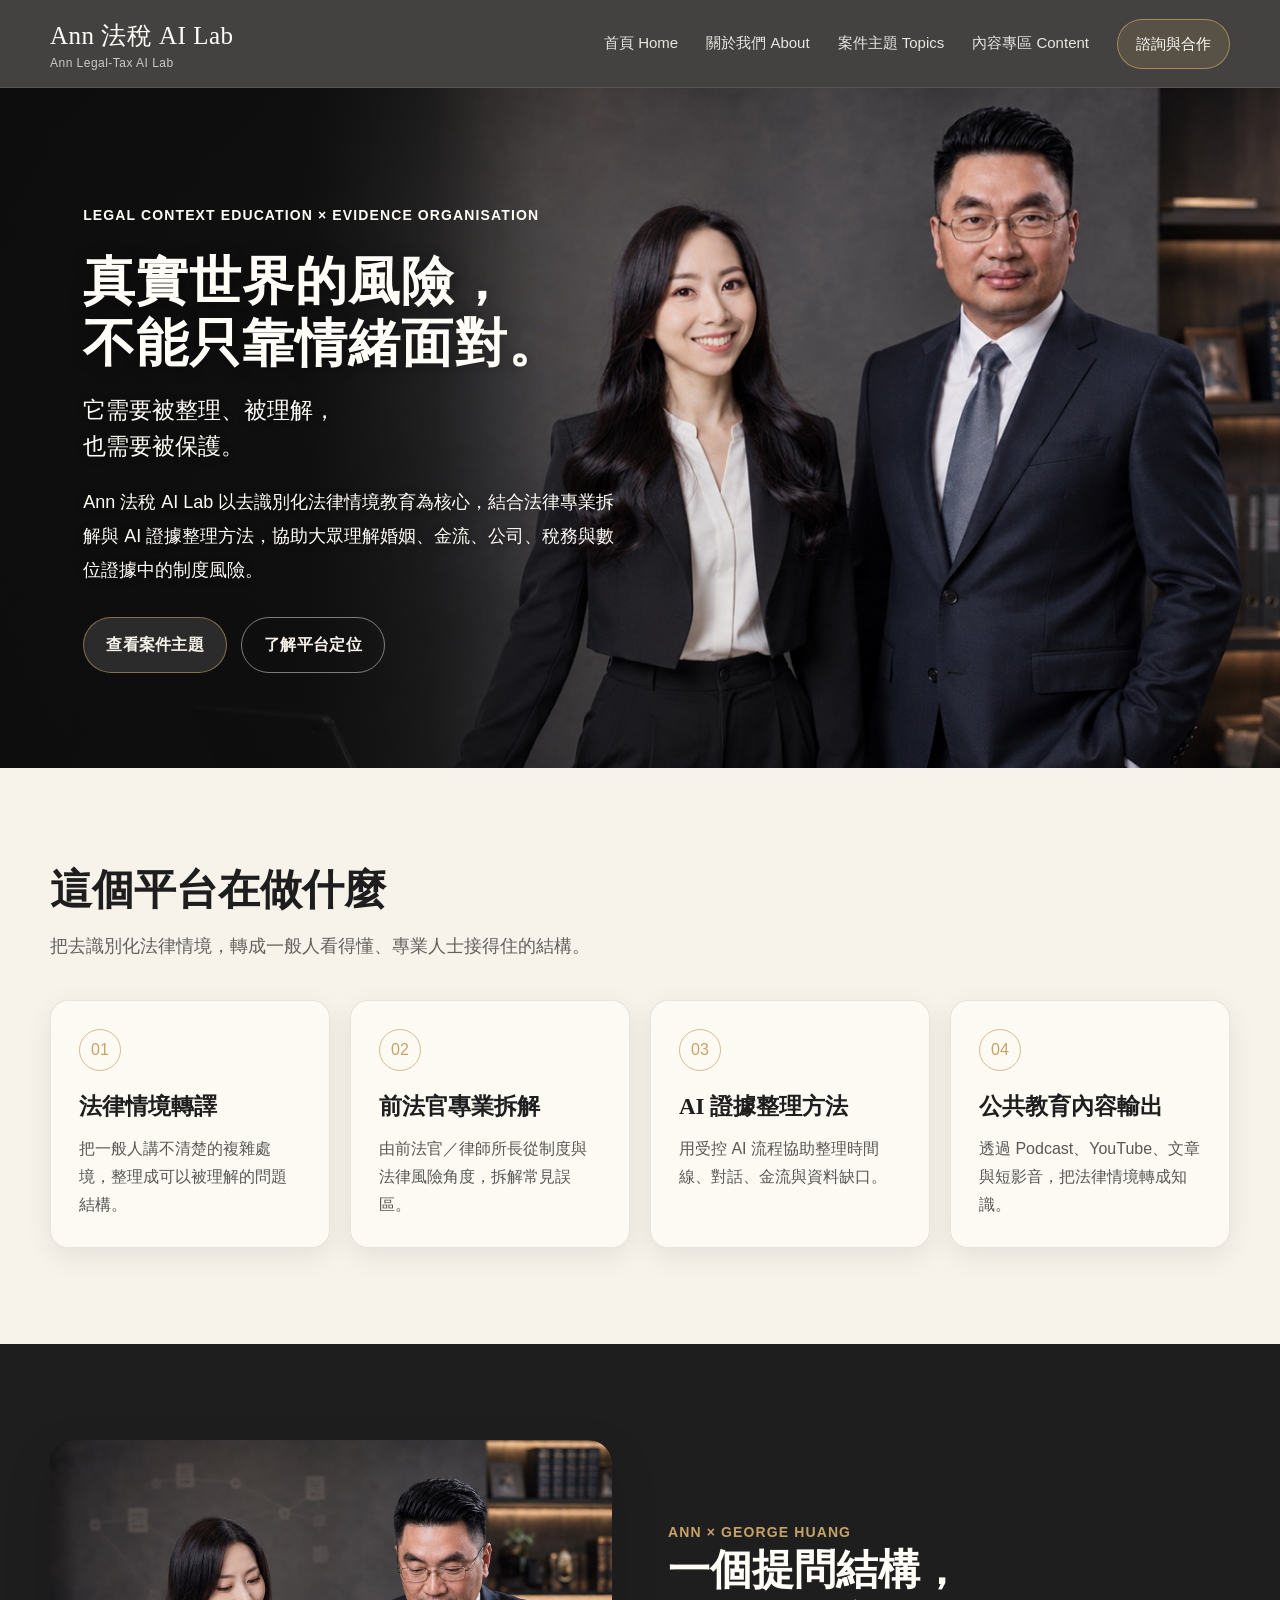
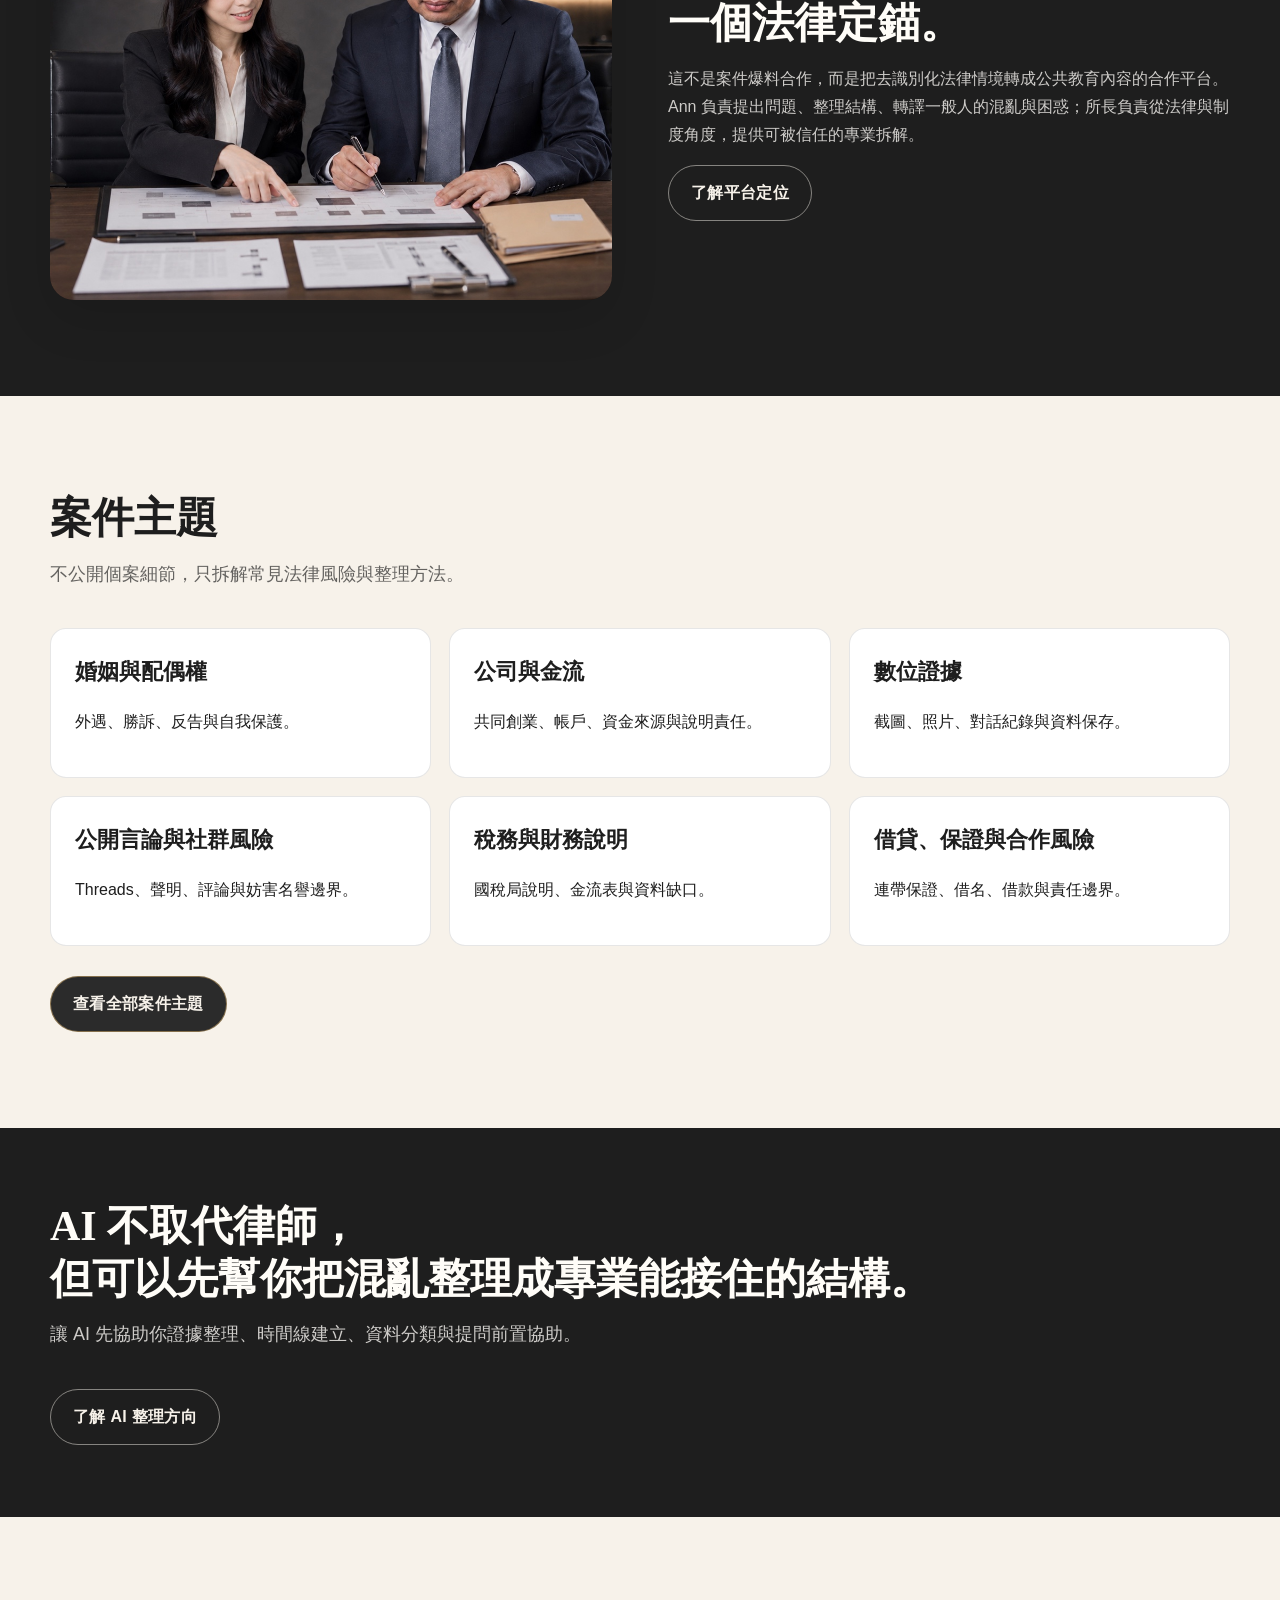
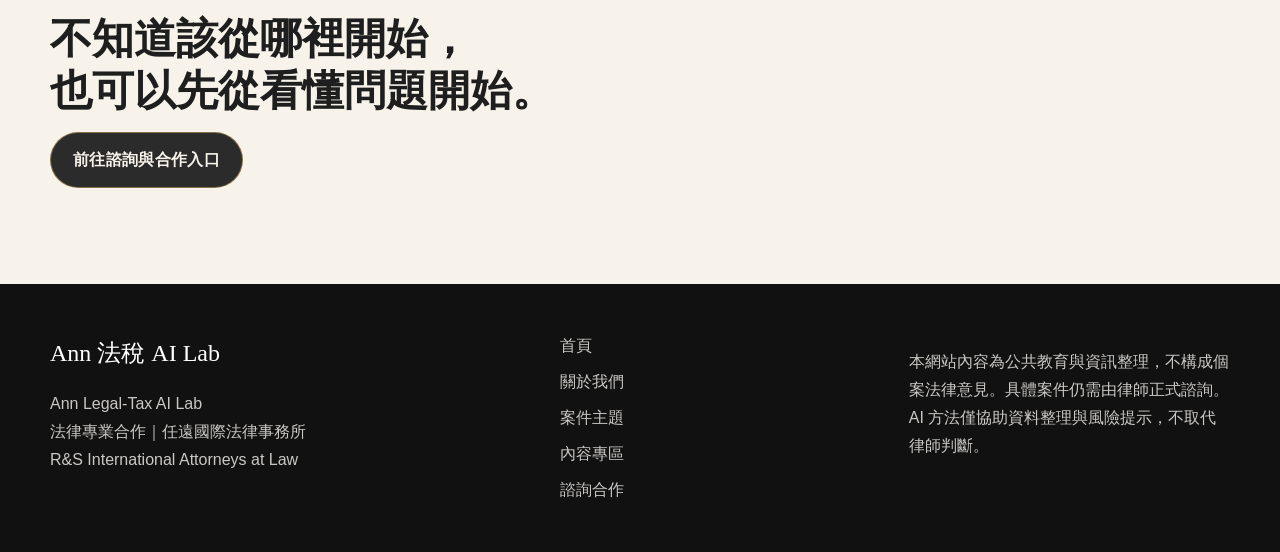
<file: index.html>
<!doctype html><html lang="zh-Hant"><head><meta charset="utf-8"><meta name="viewport" content="width=device-width, initial-scale=1"><title>Ann 法稅 AI Lab｜首頁</title><link rel="stylesheet" href="assets/css/styles.css"></head><body><div class="page"><header class="site-header"><div class="container header-inner"><a class="brand" href="index.html"><div class="brand-title">Ann 法稅 AI Lab</div><div class="brand-sub">Ann Legal-Tax AI Lab</div></a><button class="menu-toggle" aria-label="Open menu">☰</button><nav class="nav"><a href="index.html">首頁 Home</a><a href="about.html">關於我們 About</a><a href="topics.html">案件主題 Topics</a><a href="content.html">內容專區 Content</a><a class="nav-cta" href="contact.html">諮詢與合作</a></nav></div></header><main><section class="hero"><div class="hero-content"><div class="eyebrow">Legal Context Education × Evidence Organisation</div><h1>真實世界的風險，<br>不能只靠情緒面對。</h1><div class="lead">它需要被整理、被理解，<br>也需要被保護。</div><p>Ann 法稅 AI Lab 以去識別化法律情境教育為核心，結合法律專業拆解與 AI 證據整理方法，協助大眾理解婚姻、金流、公司、稅務與數位證據中的制度風險。</p><div class="actions"><a class="btn btn-primary" href="topics.html">查看案件主題</a><a class="btn btn-secondary" href="about.html">了解平台定位</a></div></div><div class="mobile-hero-photo"><img src="assets/images/image-hero-collaboration-standing.jpg" alt="Ann 與法律專業合作定錨照"></div></section><section class="section"><div class="container"><h2 class="section-title">這個平台在做什麼</h2><p class="section-subtitle">把去識別化法律情境，轉成一般人看得懂、專業人士接得住的結構。</p><div class="cards"><article class="card"><div class="icon">01</div><h3>法律情境轉譯</h3><p>把一般人講不清楚的複雜處境，整理成可以被理解的問題結構。</p></article><article class="card"><div class="icon">02</div><h3>前法官專業拆解</h3><p>由前法官／律師所長從制度與法律風險角度，拆解常見誤區。</p></article><article class="card"><div class="icon">03</div><h3>AI 證據整理方法</h3><p>用受控 AI 流程協助整理時間線、對話、金流與資料缺口。</p></article><article class="card"><div class="icon">04</div><h3>公共教育內容輸出</h3><p>透過 Podcast、YouTube、文章與短影音，把法律情境轉成知識。</p></article></div></div></section><section class="section dark-band"><div class="container split"><div class="photo-card collab"><img src="assets/images/image-collaboration-timeline-desk.jpg" alt="Ann 與所長共同檢視資料"></div><div><div class="eyebrow">Ann × George Huang</div><h2 class="section-title">一個提問結構，<br>一個法律定錨。</h2><p>這不是案件爆料合作，而是把去識別化法律情境轉成公共教育內容的合作平台。Ann 負責提出問題、整理結構、轉譯一般人的混亂與困惑；所長負責從法律與制度角度，提供可被信任的專業拆解。</p><a class="btn btn-secondary" href="about.html">了解平台定位</a></div></div></section><section class="section"><div class="container"><h2 class="section-title">案件主題</h2><p class="section-subtitle">不公開個案細節，只拆解常見法律風險與整理方法。</p><div class="topic-grid"><article class="topic-card"><h3>婚姻與配偶權</h3><p>外遇、勝訴、反告與自我保護。</p></article><article class="topic-card"><h3>公司與金流</h3><p>共同創業、帳戶、資金來源與說明責任。</p></article><article class="topic-card"><h3>數位證據</h3><p>截圖、照片、對話紀錄與資料保存。</p></article><article class="topic-card"><h3>公開言論與社群風險</h3><p>Threads、聲明、評論與妨害名譽邊界。</p></article><article class="topic-card"><h3>稅務與財務說明</h3><p>國稅局說明、金流表與資料缺口。</p></article><article class="topic-card"><h3>借貸、保證與合作風險</h3><p>連帶保證、借名、借款與責任邊界。</p></article></div><div style="margin-top:30px"><a class="btn btn-primary" href="topics.html">查看全部案件主題</a></div></div></section><section class="section dark-band compact"><div class="container"><h2 class="section-title">AI 不取代律師，<br>但可以先幫你把混亂整理成專業能接住的結構。</h2><p class="section-subtitle">讓 AI 先協助你證據整理、時間線建立、資料分類與提問前置協助。</p><a class="btn btn-secondary" href="contact.html">了解 AI 整理方向</a></div></section><section class="section"><div class="container"><h2 class="section-title">不知道該從哪裡開始，<br>也可以先從看懂問題開始。</h2><a class="btn btn-primary" href="contact.html">前往諮詢與合作入口</a></div></section></main><footer class="site-footer"><div class="container footer-grid"><div><div class="footer-title">Ann 法稅 AI Lab</div><p>Ann Legal-Tax AI Lab<br>法律專業合作｜任遠國際法律事務所<br>R&S International Attorneys at Law</p></div><div class="footer-links"><a href="index.html">首頁</a><a href="about.html">關於我們</a><a href="topics.html">案件主題</a><a href="content.html">內容專區</a><a href="contact.html">諮詢合作</a></div><div><p>本網站內容為公共教育與資訊整理，不構成個案法律意見。具體案件仍需由律師正式諮詢。AI 方法僅協助資料整理與風險提示，不取代律師判斷。</p></div></div></footer><div class="sticky-mobile-cta"><a class="btn btn-primary" href="contact.html">諮詢與合作</a></div><script src="assets/js/main.js"></script></div></body></html>
</file>
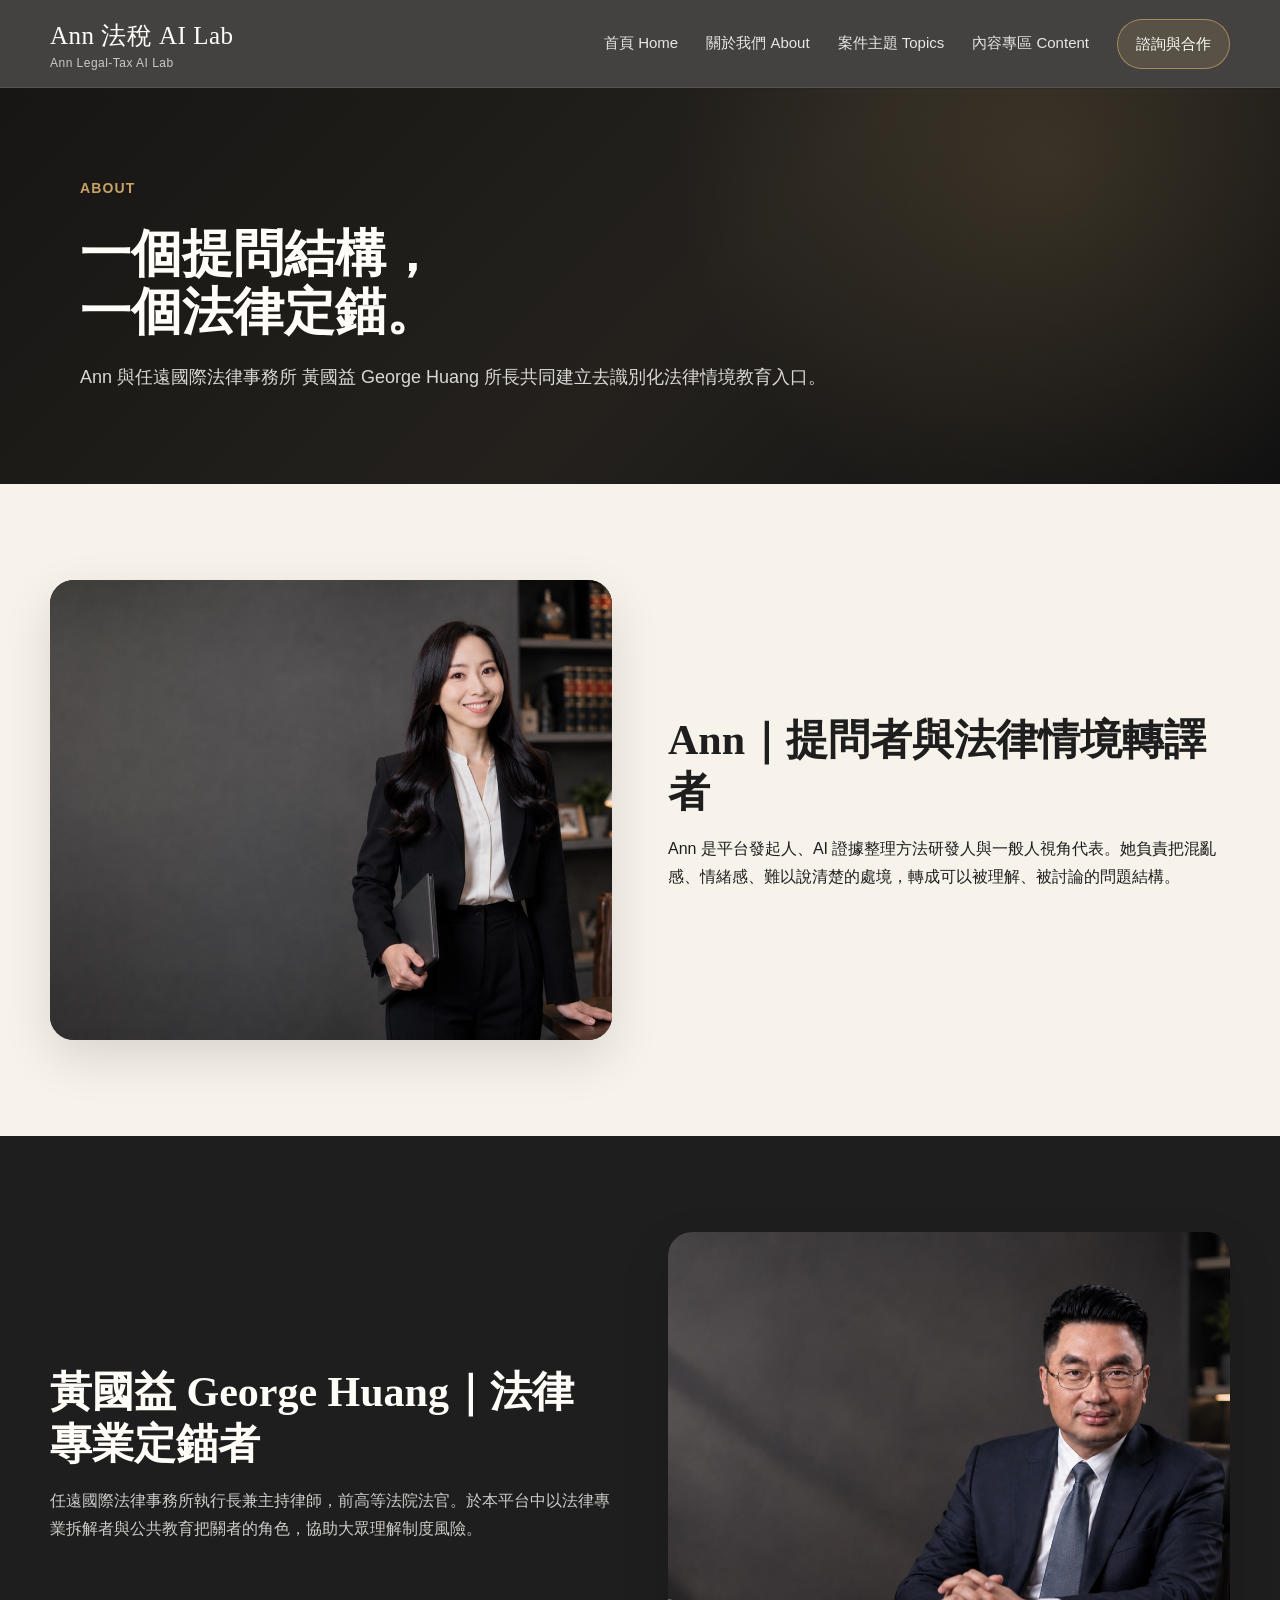
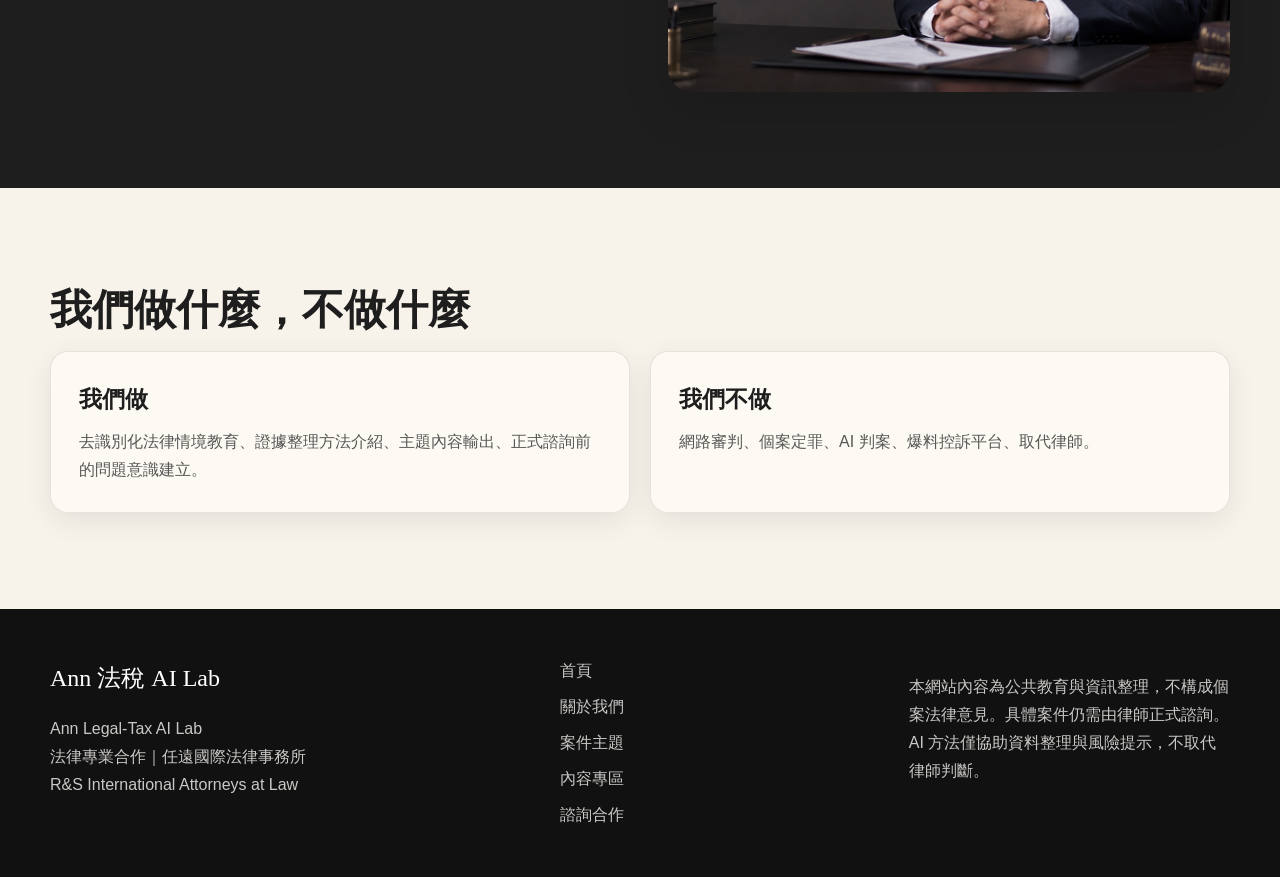
<file: about.html>
<!doctype html><html lang="zh-Hant"><head><meta charset="utf-8"><meta name="viewport" content="width=device-width, initial-scale=1"><title>Ann 法稅 AI Lab｜關於我們</title><link rel="stylesheet" href="assets/css/styles.css"></head><body><div class="page"><header class="site-header"><div class="container header-inner"><a class="brand" href="index.html"><div class="brand-title">Ann 法稅 AI Lab</div><div class="brand-sub">Ann Legal-Tax AI Lab</div></a><button class="menu-toggle" aria-label="Open menu">☰</button><nav class="nav"><a href="index.html">首頁 Home</a><a href="about.html">關於我們 About</a><a href="topics.html">案件主題 Topics</a><a href="content.html">內容專區 Content</a><a class="nav-cta" href="contact.html">諮詢與合作</a></nav></div></header><main><section class="page-hero about-hero" style="background-image:linear-gradient(90deg,rgba(17,17,17,.88),rgba(17,17,17,.52)),url('assets/images/image-collaboration-timeline-desk.jpg')"><div class="container"><div class="eyebrow">About</div><h1>一個提問結構，<br>一個法律定錨。</h1><p>Ann 與任遠國際法律事務所 黃國益 George Huang 所長共同建立去識別化法律情境教育入口。</p></div></section><section class="section"><div class="container split"><div class="photo-card"><img src="assets/images/image-ann-founder-wide.jpg" alt="Ann 專業定錨照"></div><div><h2 class="section-title">Ann｜提問者與法律情境轉譯者</h2><p>Ann 是平台發起人、AI 證據整理方法研發人與一般人視角代表。她負責把混亂感、情緒感、難以說清楚的處境，轉成可以被理解、被討論的問題結構。</p></div></div></section><section class="section dark-band"><div class="container split"><div><h2 class="section-title">黃國益 George Huang｜法律專業定錨者</h2><p>任遠國際法律事務所執行長兼主持律師，前高等法院法官。於本平台中以法律專業拆解者與公共教育把關者的角色，協助大眾理解制度風險。</p></div><div class="photo-card"><img src="assets/images/image-george-banner.jpg" alt="George Huang 黃國益所長專業照"></div></div></section><section class="section"><div class="container"><h2 class="section-title">我們做什麼，不做什麼</h2><div class="cards cards-2"><article class="card"><h3>我們做</h3><p>去識別化法律情境教育、證據整理方法介紹、主題內容輸出、正式諮詢前的問題意識建立。</p></article><article class="card"><h3>我們不做</h3><p>網路審判、個案定罪、AI 判案、爆料控訴平台、取代律師。</p></article></div></div></section></main><footer class="site-footer"><div class="container footer-grid"><div><div class="footer-title">Ann 法稅 AI Lab</div><p>Ann Legal-Tax AI Lab<br>法律專業合作｜任遠國際法律事務所<br>R&S International Attorneys at Law</p></div><div class="footer-links"><a href="index.html">首頁</a><a href="about.html">關於我們</a><a href="topics.html">案件主題</a><a href="content.html">內容專區</a><a href="contact.html">諮詢合作</a></div><div><p>本網站內容為公共教育與資訊整理，不構成個案法律意見。具體案件仍需由律師正式諮詢。AI 方法僅協助資料整理與風險提示，不取代律師判斷。</p></div></div></footer><div class="sticky-mobile-cta"><a class="btn btn-primary" href="contact.html">諮詢與合作</a></div><script src="assets/js/main.js"></script></div></body></html>
</file>
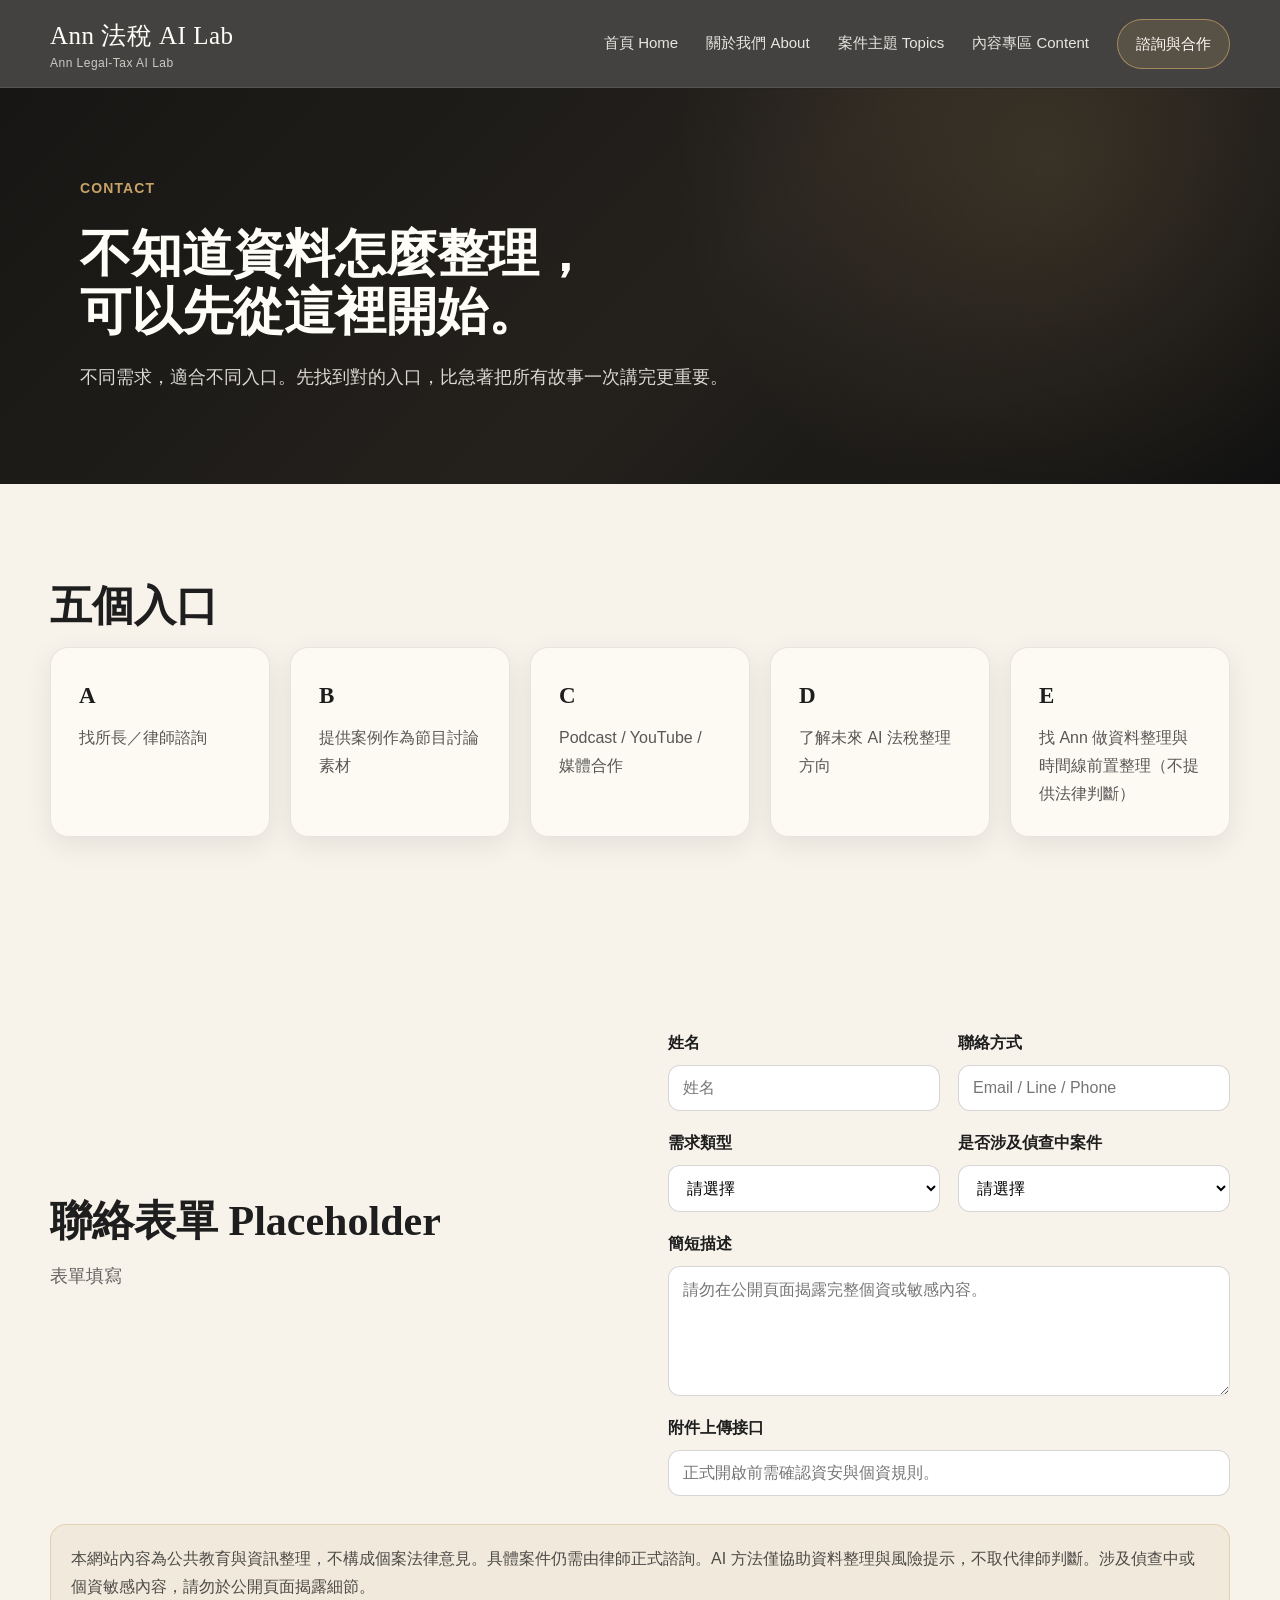
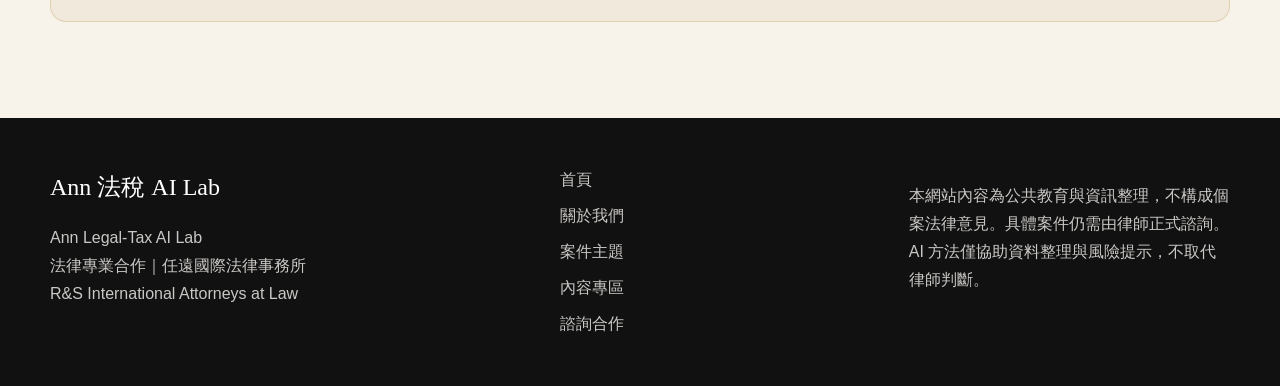
<file: contact.html>
<!doctype html><html lang="zh-Hant"><head><meta charset="utf-8"><meta name="viewport" content="width=device-width, initial-scale=1"><title>Ann 法稅 AI Lab｜諮詢合作</title><link rel="stylesheet" href="assets/css/styles.css"></head><body><div class="page"><header class="site-header"><div class="container header-inner"><a class="brand" href="index.html"><div class="brand-title">Ann 法稅 AI Lab</div><div class="brand-sub">Ann Legal-Tax AI Lab</div></a><button class="menu-toggle" aria-label="Open menu">☰</button><nav class="nav"><a href="index.html">首頁 Home</a><a href="about.html">關於我們 About</a><a href="topics.html">案件主題 Topics</a><a href="content.html">內容專區 Content</a><a class="nav-cta" href="contact.html">諮詢與合作</a></nav></div></header><main><section class="page-hero contact-hero" style="background-image:linear-gradient(90deg,rgba(17,17,17,.88),rgba(17,17,17,.50)),url('assets/images/image-george-consultation.jpg')"><div class="container"><div class="eyebrow">Contact</div><h1>不知道資料怎麼整理，<br>可以先從這裡開始。</h1><p>不同需求，適合不同入口。先找到對的入口，比急著把所有故事一次講完更重要。</p></div></section><section class="section"><div class="container"><h2 class="section-title">五個入口</h2><div class="cards cards-5"><article class="card"><h3>A</h3><p>找所長／律師諮詢</p></article><article class="card"><h3>B</h3><p>提供案例作為節目討論素材</p></article><article class="card"><h3>C</h3><p>Podcast / YouTube / 媒體合作</p></article><article class="card"><h3>D</h3><p>了解未來 AI 法稅整理方向</p></article><article class="card"><h3>E</h3><p>找 Ann 做資料整理與時間線前置整理（不提供法律判斷）</p></article></div></div></section><section class="section"><div class="container split"><div><h2 class="section-title">聯絡表單 Placeholder</h2><p class="section-subtitle">表單填寫</p></div><form class="form-grid"><div class="field"><label>姓名</label><input placeholder="姓名"></div><div class="field"><label>聯絡方式</label><input placeholder="Email / Line / Phone"></div><div class="field"><label>需求類型</label><select><option>請選擇</option><option>找律師諮詢</option><option>提供案例</option><option>媒體合作</option><option>AI 整理方向</option><option>Ann 資料整理協助</option></select></div><div class="field"><label>是否涉及偵查中案件</label><select><option>請選擇</option><option>是</option><option>否</option><option>不確定</option></select></div><div class="field full"><label>簡短描述</label><textarea placeholder="請勿在公開頁面揭露完整個資或敏感內容。"></textarea></div><div class="field full"><label>附件上傳接口</label><input placeholder="正式開啟前需確認資安與個資規則。"></div></form></div><div class="container"><div class="notice">本網站內容為公共教育與資訊整理，不構成個案法律意見。具體案件仍需由律師正式諮詢。AI 方法僅協助資料整理與風險提示，不取代律師判斷。涉及偵查中或個資敏感內容，請勿於公開頁面揭露細節。</div></div></section></main><footer class="site-footer"><div class="container footer-grid"><div><div class="footer-title">Ann 法稅 AI Lab</div><p>Ann Legal-Tax AI Lab<br>法律專業合作｜任遠國際法律事務所<br>R&S International Attorneys at Law</p></div><div class="footer-links"><a href="index.html">首頁</a><a href="about.html">關於我們</a><a href="topics.html">案件主題</a><a href="content.html">內容專區</a><a href="contact.html">諮詢合作</a></div><div><p>本網站內容為公共教育與資訊整理，不構成個案法律意見。具體案件仍需由律師正式諮詢。AI 方法僅協助資料整理與風險提示，不取代律師判斷。</p></div></div></footer><div class="sticky-mobile-cta"><a class="btn btn-primary" href="contact.html">諮詢與合作</a></div><script src="assets/js/main.js"></script></div></body></html>
</file>
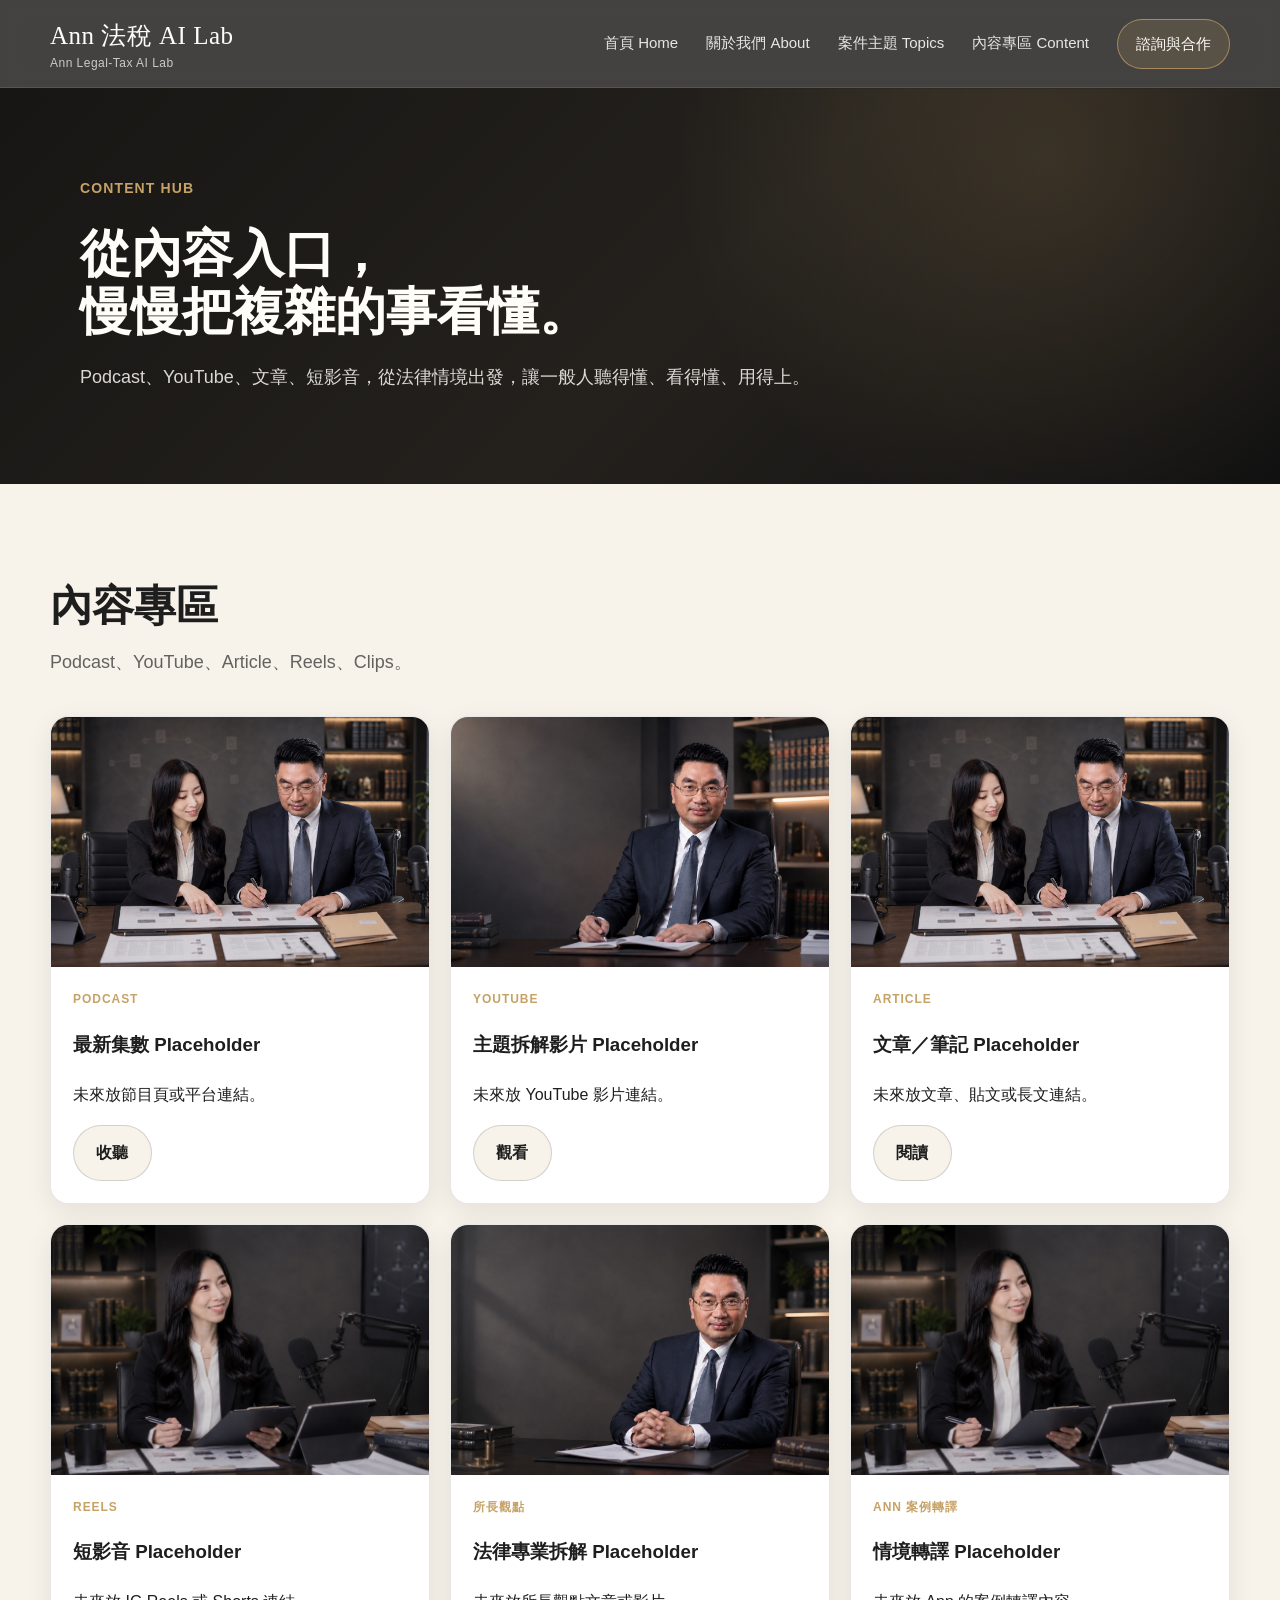
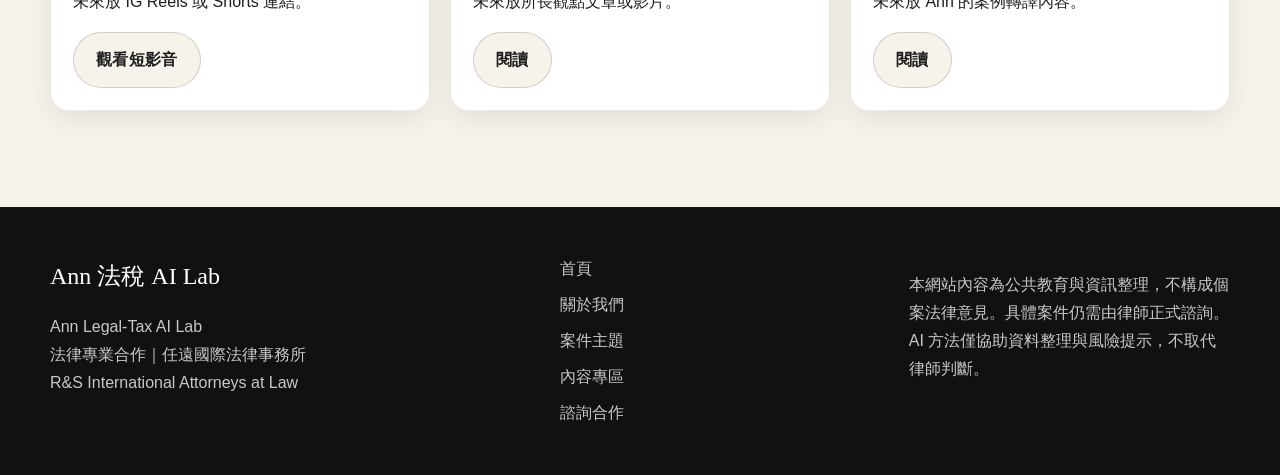
<file: content.html>
<!doctype html><html lang="zh-Hant"><head><meta charset="utf-8"><meta name="viewport" content="width=device-width, initial-scale=1"><title>Ann 法稅 AI Lab｜內容專區</title><link rel="stylesheet" href="assets/css/styles.css"></head><body><div class="page"><header class="site-header"><div class="container header-inner"><a class="brand" href="index.html"><div class="brand-title">Ann 法稅 AI Lab</div><div class="brand-sub">Ann Legal-Tax AI Lab</div></a><button class="menu-toggle" aria-label="Open menu">☰</button><nav class="nav"><a href="index.html">首頁 Home</a><a href="about.html">關於我們 About</a><a href="topics.html">案件主題 Topics</a><a href="content.html">內容專區 Content</a><a class="nav-cta" href="contact.html">諮詢與合作</a></nav></div></header><main><section class="page-hero content-hero" style="background-image:linear-gradient(90deg,rgba(17,17,17,.88),rgba(17,17,17,.50)),url('assets/images/image-ann-podcast.jpg')"><div class="container"><div class="eyebrow">Content Hub</div><h1>從內容入口，<br>慢慢把複雜的事看懂。</h1><p>Podcast、YouTube、文章、短影音，從法律情境出發，讓一般人聽得懂、看得懂、用得上。</p></div></section><section class="section"><div class="container"><h2 class="section-title">內容專區</h2><p class="section-subtitle">Podcast、YouTube、Article、Reels、Clips。</p><div class="content-grid"><article class="content-card"><img src="assets/images/image-collaboration-timeline-desk.jpg" alt="Podcast placeholder"><div class="content-card-body"><div class="tag">Podcast</div><h3>最新集數 Placeholder</h3><p>未來放節目頁或平台連結。</p><a class="btn btn-light" href="#" data-link-slot="podcast-latest-url">收聽</a></div></article><article class="content-card"><img src="assets/images/image-george-writing.jpg" alt="YouTube placeholder"><div class="content-card-body"><div class="tag">YouTube</div><h3>主題拆解影片 Placeholder</h3><p>未來放 YouTube 影片連結。</p><a class="btn btn-light" href="#" data-link-slot="youtube-feature-url">觀看</a></div></article><article class="content-card"><img src="assets/images/image-collaboration-timeline-desk.jpg" alt="Article placeholder"><div class="content-card-body"><div class="tag">Article</div><h3>文章／筆記 Placeholder</h3><p>未來放文章、貼文或長文連結。</p><a class="btn btn-light" href="#" data-link-slot="article-feature-url">閱讀</a></div></article><article class="content-card"><img src="assets/images/image-ann-podcast.jpg" alt="Reels placeholder"><div class="content-card-body"><div class="tag">Reels</div><h3>短影音 Placeholder</h3><p>未來放 IG Reels 或 Shorts 連結。</p><a class="btn btn-light" href="#" data-link-slot="reels-url">觀看短影音</a></div></article><article class="content-card"><img src="assets/images/image-george-banner.jpg" alt="Opinion placeholder"><div class="content-card-body"><div class="tag">所長觀點</div><h3>法律專業拆解 Placeholder</h3><p>未來放所長觀點文章或影片。</p><a class="btn btn-light" href="#" data-link-slot="george-opinion-url">閱讀</a></div></article><article class="content-card"><img src="assets/images/image-ann-podcast.jpg" alt="Ann translation placeholder"><div class="content-card-body"><div class="tag">Ann 案例轉譯</div><h3>情境轉譯 Placeholder</h3><p>未來放 Ann 的案例轉譯內容。</p><a class="btn btn-light" href="#" data-link-slot="ann-translation-url">閱讀</a></div></article></div></div></section></main><footer class="site-footer"><div class="container footer-grid"><div><div class="footer-title">Ann 法稅 AI Lab</div><p>Ann Legal-Tax AI Lab<br>法律專業合作｜任遠國際法律事務所<br>R&S International Attorneys at Law</p></div><div class="footer-links"><a href="index.html">首頁</a><a href="about.html">關於我們</a><a href="topics.html">案件主題</a><a href="content.html">內容專區</a><a href="contact.html">諮詢合作</a></div><div><p>本網站內容為公共教育與資訊整理，不構成個案法律意見。具體案件仍需由律師正式諮詢。AI 方法僅協助資料整理與風險提示，不取代律師判斷。</p></div></div></footer><div class="sticky-mobile-cta"><a class="btn btn-primary" href="contact.html">諮詢與合作</a></div><script src="assets/js/main.js"></script></div></body></html>
</file>
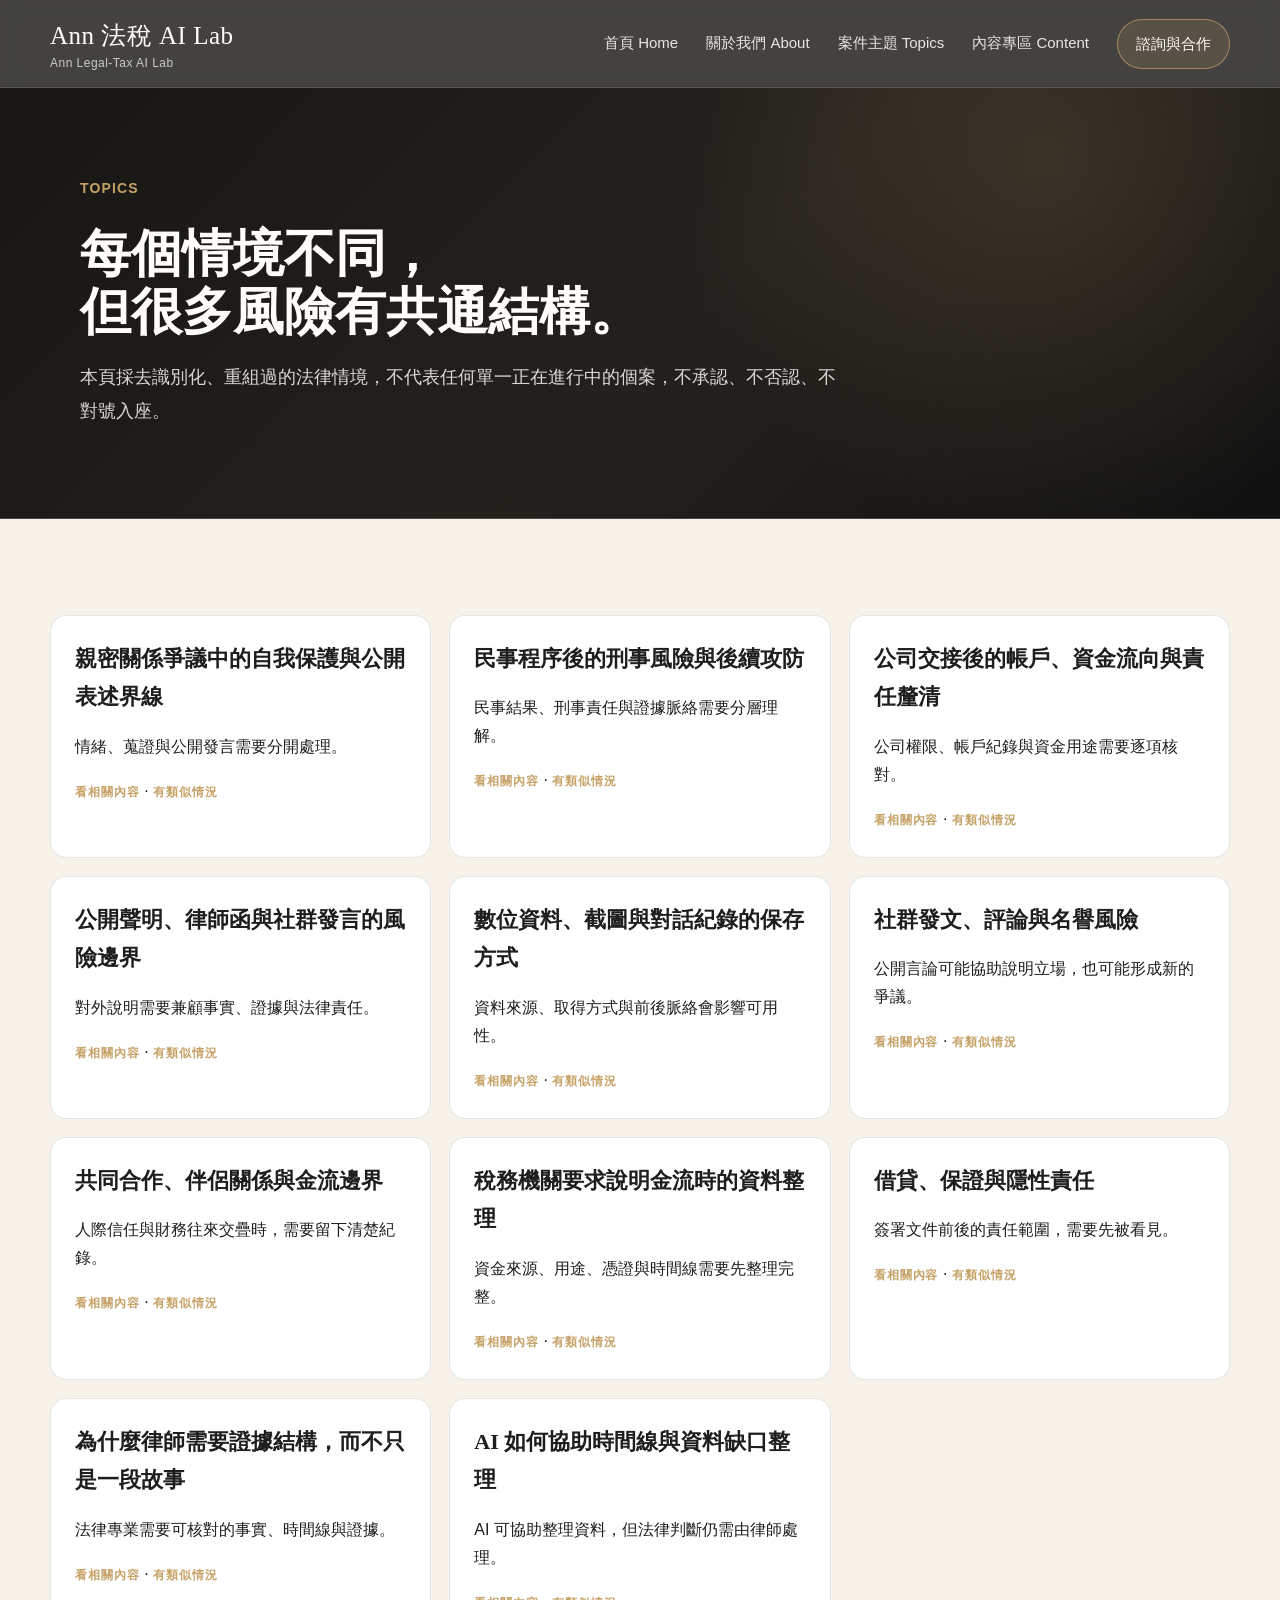
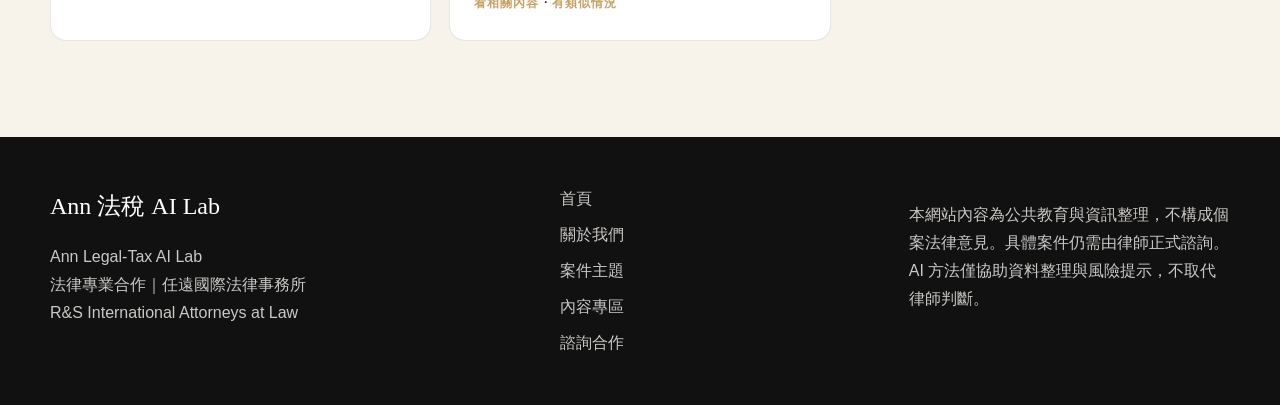
<file: topics.html>
<!doctype html><html lang="zh-Hant"><head><meta charset="utf-8"><meta name="viewport" content="width=device-width, initial-scale=1"><title>Ann 法稅 AI Lab｜案件主題</title><link rel="stylesheet" href="assets/css/styles.css"></head><body><div class="page"><header class="site-header"><div class="container header-inner"><a class="brand" href="index.html"><div class="brand-title">Ann 法稅 AI Lab</div><div class="brand-sub">Ann Legal-Tax AI Lab</div></a><button class="menu-toggle" aria-label="Open menu">☰</button><nav class="nav"><a href="index.html">首頁 Home</a><a href="about.html">關於我們 About</a><a href="topics.html">案件主題 Topics</a><a href="content.html">內容專區 Content</a><a class="nav-cta" href="contact.html">諮詢與合作</a></nav></div></header><main><section class="page-hero topics-hero" style="background-image:linear-gradient(90deg,rgba(17,17,17,.88),rgba(17,17,17,.50)),url('assets/images/image-ann-workflow.jpg')"><div class="container"><div class="eyebrow">Topics</div><h1>每個情境不同，<br>但很多風險有共通結構。</h1><p>本頁採去識別化、重組過的法律情境，不代表任何單一正在進行中的個案，不承認、不否認、不對號入座。</p></div></section><section class="section"><div class="container"><div class="topic-grid"><article class="topic-card"><h3>親密關係爭議中的自我保護與公開表述界線</h3><p>情緒、蒐證與公開發言需要分開處理。</p><div style="margin-top:16px"><a class="tag" href="content.html">看相關內容</a> · <a class="tag" href="contact.html">有類似情況</a></div></article><article class="topic-card"><h3>民事程序後的刑事風險與後續攻防</h3><p>民事結果、刑事責任與證據脈絡需要分層理解。</p><div style="margin-top:16px"><a class="tag" href="content.html">看相關內容</a> · <a class="tag" href="contact.html">有類似情況</a></div></article><article class="topic-card"><h3>公司交接後的帳戶、資金流向與責任釐清</h3><p>公司權限、帳戶紀錄與資金用途需要逐項核對。</p><div style="margin-top:16px"><a class="tag" href="content.html">看相關內容</a> · <a class="tag" href="contact.html">有類似情況</a></div></article><article class="topic-card"><h3>公開聲明、律師函與社群發言的風險邊界</h3><p>對外說明需要兼顧事實、證據與法律責任。</p><div style="margin-top:16px"><a class="tag" href="content.html">看相關內容</a> · <a class="tag" href="contact.html">有類似情況</a></div></article><article class="topic-card"><h3>數位資料、截圖與對話紀錄的保存方式</h3><p>資料來源、取得方式與前後脈絡會影響可用性。</p><div style="margin-top:16px"><a class="tag" href="content.html">看相關內容</a> · <a class="tag" href="contact.html">有類似情況</a></div></article><article class="topic-card"><h3>社群發文、評論與名譽風險</h3><p>公開言論可能協助說明立場，也可能形成新的爭議。</p><div style="margin-top:16px"><a class="tag" href="content.html">看相關內容</a> · <a class="tag" href="contact.html">有類似情況</a></div></article><article class="topic-card"><h3>共同合作、伴侶關係與金流邊界</h3><p>人際信任與財務往來交疊時，需要留下清楚紀錄。</p><div style="margin-top:16px"><a class="tag" href="content.html">看相關內容</a> · <a class="tag" href="contact.html">有類似情況</a></div></article><article class="topic-card"><h3>稅務機關要求說明金流時的資料整理</h3><p>資金來源、用途、憑證與時間線需要先整理完整。</p><div style="margin-top:16px"><a class="tag" href="content.html">看相關內容</a> · <a class="tag" href="contact.html">有類似情況</a></div></article><article class="topic-card"><h3>借貸、保證與隱性責任</h3><p>簽署文件前後的責任範圍，需要先被看見。</p><div style="margin-top:16px"><a class="tag" href="content.html">看相關內容</a> · <a class="tag" href="contact.html">有類似情況</a></div></article><article class="topic-card"><h3>為什麼律師需要證據結構，而不只是一段故事</h3><p>法律專業需要可核對的事實、時間線與證據。</p><div style="margin-top:16px"><a class="tag" href="content.html">看相關內容</a> · <a class="tag" href="contact.html">有類似情況</a></div></article><article class="topic-card"><h3>AI 如何協助時間線與資料缺口整理</h3><p>AI 可協助整理資料，但法律判斷仍需由律師處理。</p><div style="margin-top:16px"><a class="tag" href="content.html">看相關內容</a> · <a class="tag" href="contact.html">有類似情況</a></div></article></div></div></section></main><footer class="site-footer"><div class="container footer-grid"><div><div class="footer-title">Ann 法稅 AI Lab</div><p>Ann Legal-Tax AI Lab<br>法律專業合作｜任遠國際法律事務所<br>R&S International Attorneys at Law</p></div><div class="footer-links"><a href="index.html">首頁</a><a href="about.html">關於我們</a><a href="topics.html">案件主題</a><a href="content.html">內容專區</a><a href="contact.html">諮詢合作</a></div><div><p>本網站內容為公共教育與資訊整理，不構成個案法律意見。具體案件仍需由律師正式諮詢。AI 方法僅協助資料整理與風險提示，不取代律師判斷。</p></div></div></footer><div class="sticky-mobile-cta"><a class="btn btn-primary" href="contact.html">諮詢與合作</a></div><script src="assets/js/main.js"></script></div></body></html>
</file>
<file: assets/css/styles.css>
:root{
  --ivory:#F7F2EA; --stone:#E6E0D7; --charcoal:#1E1E1E; --graphite:#2B2B2B;
  --deep:#111111; --gold:#C6A267; --taupe:#B8AFA3; --navy:#34404A; --white:#FFFDF8;
  --serif:"Noto Serif TC","Source Han Serif TC","Songti TC",serif;
  --sans:"Noto Sans TC","PingFang TC","Microsoft JhengHei",sans-serif;
  --ui:"Inter",Arial,sans-serif;
  --container:1180px; --radius-sm:10px; --radius-md:16px; --radius-lg:24px;
  --shadow-soft:0 18px 50px rgba(0,0,0,.12); --shadow-card:0 8px 28px rgba(0,0,0,.08);
}
*{box-sizing:border-box} body{margin:0;background:var(--ivory);color:var(--charcoal);font-family:var(--sans);line-height:1.75} a{text-decoration:none;color:inherit} img{max-width:100%;display:block}.page{min-height:100vh}.container{width:min(var(--container),calc(100% - 48px));margin:0 auto}.site-header{height:88px;position:fixed;top:0;left:0;right:0;z-index:100;background:rgba(17,17,17,.78);backdrop-filter:blur(14px);border-bottom:1px solid rgba(247,242,234,.10)}.header-inner{height:88px;display:flex;align-items:center;justify-content:space-between}.brand-title{font-family:var(--serif);font-size:25px;color:var(--white);letter-spacing:.02em}.brand-sub{font-family:var(--ui);font-size:12px;color:rgba(255,253,248,.72);letter-spacing:.04em;margin-top:-4px}.nav{display:flex;align-items:center;gap:28px;font-size:15px;color:rgba(255,253,248,.88)}.nav a{padding:8px 0;border-bottom:1px solid transparent}.nav a:hover,.nav a.active{color:var(--white);border-bottom-color:var(--gold)}.nav-cta{border:1px solid rgba(198,162,103,.7)!important;border-radius:999px;padding:11px 18px!important;background:rgba(198,162,103,.16);color:var(--white)!important}.menu-toggle{display:none;background:transparent;border:0;color:var(--white);font-size:28px}.hero{min-height:672px;position:relative;margin-top:88px;background-image:linear-gradient(90deg,rgba(15,15,15,.90) 0%,rgba(15,15,15,.76) 36%,rgba(15,15,15,.24) 62%,rgba(15,15,15,.08) 100%),url('../images/image-hero-collaboration-standing.jpg');background-size:cover;background-position:center center;display:flex;align-items:center;padding-top:0}.hero-content{width:42%;max-width:620px;margin-left:7vw}.eyebrow{font-family:var(--ui);font-size:14px;letter-spacing:.08em;text-transform:uppercase;color:var(--gold);font-weight:600}.hero h1,.page-hero h1{font-family:var(--serif);font-weight:600;line-height:1.15;color:var(--white);font-size:clamp(46px,4.4vw,68px);margin:24px 0 18px}.hero .lead{font-family:var(--serif);font-size:26px;line-height:1.45;color:rgba(255,253,248,.9);margin-bottom:20px}.hero p{font-size:18px;line-height:1.9;color:rgba(255,253,248,.82);margin:0 0 30px}.actions{display:flex;gap:14px;align-items:center;flex-wrap:wrap}.btn{display:inline-flex;align-items:center;justify-content:center;min-height:48px;border-radius:999px;padding:13px 22px;font-weight:600;letter-spacing:.02em}.btn-primary{background:var(--graphite);color:var(--ivory);border:1px solid rgba(198,162,103,.58)}.btn-primary:hover{background:#111;border-color:var(--gold)}.btn-secondary{background:transparent;color:var(--ivory);border:1px solid rgba(247,242,234,.48)}.btn-light{background:var(--ivory);color:var(--charcoal);border:1px solid rgba(30,30,30,.16)}.section{padding:96px 0}.section.compact{padding:72px 0}.section-title{font-family:var(--serif);font-size:42px;line-height:1.25;margin:0 0 14px;color:var(--charcoal)}.section-subtitle{font-size:18px;color:rgba(30,30,30,.68);margin:0 0 38px;max-width:760px}.cards{display:grid;grid-template-columns:repeat(4,1fr);gap:20px}.card{background:rgba(255,253,248,.76);border:1px solid rgba(30,30,30,.10);border-radius:18px;padding:28px;box-shadow:var(--shadow-card);transition:.2s}.card:hover{transform:translateY(-3px);border-color:rgba(198,162,103,.65)}.card .icon{width:42px;height:42px;border:1px solid rgba(198,162,103,.7);border-radius:50%;display:flex;align-items:center;justify-content:center;color:var(--gold);margin-bottom:16px}.card h3{font-family:var(--serif);font-size:23px;margin:0 0 8px}.card p{margin:0;color:rgba(30,30,30,.74);font-size:16px}.split{display:grid;grid-template-columns:1fr 1fr;gap:56px;align-items:center}.photo-card{overflow:hidden;border-radius:24px;box-shadow:var(--shadow-soft);background:#111}.photo-card img{width:100%;height:460px;object-fit:cover}.photo-card.collab img{object-position:center center}.dark-band{background:var(--charcoal);color:var(--ivory)}.dark-band .section-title,.dark-band h2{color:var(--white)}.dark-band .section-subtitle,.dark-band p{color:rgba(255,253,248,.78)}.topic-grid{display:grid;grid-template-columns:repeat(3,1fr);gap:18px}.topic-card{background:#fff;border:1px solid rgba(30,30,30,.11);border-radius:16px;padding:24px;min-height:150px}.topic-card h3{font-family:var(--serif);font-size:22px;margin:0 0 10px}.content-grid{display:grid;grid-template-columns:repeat(3,1fr);gap:20px}.content-card{background:#fff;border:1px solid rgba(30,30,30,.10);border-radius:18px;overflow:hidden;box-shadow:var(--shadow-card)}.content-card img{height:220px;width:100%;object-fit:cover}.content-card-body{padding:22px}.tag{font-family:var(--ui);font-size:12px;text-transform:uppercase;letter-spacing:.08em;color:var(--gold);font-weight:700}.page-hero{margin-top:88px;padding:82px 0 90px;min-height:520px;background:linear-gradient(90deg,rgba(17,17,17,.88),rgba(17,17,17,.54)),url('../images/image-collaboration-timeline-desk.jpg');background-size:cover;background-position:center center;color:var(--white);display:flex;align-items:center}
.page-hero.about-hero{background-position:center center}
.page-hero.topics-hero{background-position:center top}
.page-hero.content-hero{background-position:center center}
.page-hero.contact-hero{background-position:center 18%}.page-hero p{max-width:720px;color:rgba(255,253,248,.84);font-size:18px}.form-grid{display:grid;grid-template-columns:repeat(2,1fr);gap:18px}.field{display:flex;flex-direction:column;gap:8px}.field.full{grid-column:1/-1}.field label{font-weight:700}.field input,.field select,.field textarea{border:1px solid rgba(30,30,30,.18);border-radius:12px;padding:13px 14px;font-size:16px;background:#fff}.field textarea{min-height:130px}.notice{background:rgba(198,162,103,.10);border:1px solid rgba(198,162,103,.38);border-radius:16px;padding:20px;margin-top:28px;color:rgba(30,30,30,.78)}.site-footer{background:#111;color:rgba(255,253,248,.78);padding:48px 0}.footer-grid{display:grid;grid-template-columns:1.5fr 1fr 1fr;gap:28px}.footer-title{font-family:var(--serif);font-size:24px;color:#fff}.footer-links{display:flex;flex-direction:column;gap:8px}.sticky-mobile-cta{display:none}.mobile-hero-photo{display:none}

/* Layout helpers for controlled desktop grids. Mobile remains single-column via media query. */
.cards.cards-2{grid-template-columns:repeat(2,1fr)}
.cards.cards-5{grid-template-columns:repeat(5,1fr)}

@media(max-width:1024px){.nav{gap:18px}.cards{grid-template-columns:repeat(2,1fr)}.hero-content{width:52%}.topic-grid,.content-grid{grid-template-columns:repeat(2,1fr)}}
@media(max-width:768px){.site-header,.header-inner{height:68px}.brand-title{font-size:19px}.brand-sub{display:none}.nav{display:none;position:absolute;top:68px;left:0;right:0;background:#111;padding:16px 24px;flex-direction:column;align-items:flex-start}.nav.open{display:flex}.menu-toggle{display:block}.hero{background:#151515;min-height:auto;margin-top:68px;padding:36px 0 36px;display:block}.hero-content{width:auto;max-width:none;margin:0 auto;padding:0 24px}.hero h1{font-size:38px}.hero .lead{font-size:22px}.hero p{font-size:16px;line-height:1.8}.mobile-hero-photo{display:block;margin:30px 24px 0;border-radius:22px;overflow:hidden;box-shadow:var(--shadow-soft)}.mobile-hero-photo img{width:100%;height:360px;object-fit:cover;object-position:58% center}.hero::after{content:none}.actions{flex-direction:column;align-items:stretch}.btn{width:100%}.section{padding:64px 0}.container{width:min(100% - 32px,var(--container))}.section-title{font-size:32px}.cards,.topic-grid,.content-grid,.split,.form-grid,.footer-grid{grid-template-columns:1fr}.photo-card img{height:320px}.topic-card{min-height:auto}.sticky-mobile-cta{display:block;position:fixed;bottom:12px;left:16px;right:16px;z-index:99}.site-footer{padding-bottom:92px}.page-hero{margin-top:68px;padding:56px 0 44px;min-height:auto;background-position:center top}.page-hero h1{font-size:36px}}
@media(max-width:480px){.hero h1{font-size:34px}.hero .lead{font-size:20px}.mobile-hero-photo img{height:330px}.card{padding:22px}.content-card img{height:190px}}

@media (max-width: 760px){
  .cards.cards-2,
  .cards.cards-5{grid-template-columns:1fr}
}
/* Desktop hero image fine tuning - 2026 update */
@media (min-width: 769px){

  /* Home */
  .hero{
    margin-top: 88px;
    min-height: 672px;
    background-position: center 10% !important;
  }

  /* About */
  .page-hero.about-hero{
    background-position: center 15% !important;
  }

  /* Topics */
  .page-hero.topics-hero{
    background-position: center 25% !important;
  }

  /* Content */
  .page-hero.content-hero{
    background-position: center 15% !important;
  }

  /* Contact */
  .page-hero.contact-hero{
    background-position: center 20% !important;
  }
}
/* Desktop hero text safe zones - Dean tuning */
@media (min-width: 769px){

  /* 全站 Hero 標題先縮一點，避免文字橫向壓到人物 */
  .hero h1,
  .page-hero h1{
    font-size: clamp(42px, 3.6vw, 60px) !important;
    line-height: 1.15 !important;
  }

  .page-hero p{
    max-width: 620px !important;
  }

  /* 首頁：文字留左側，避免吃到 Ann 與所長 */
  .hero-content{
    width: 36% !important;
    max-width: 540px !important;
    margin-left: 7vw !important;
  }

  .hero-content h1,
  .hero-content .lead,
  .hero-content p{
    max-width: 540px !important;
  }

  /* About：文字移到右側安全區，避開 Ann 臉部 */
  .page-hero.about-hero > .container{
    width: min(620px, calc(100% - 48px)) !important;
    max-width: 620px !important;
    margin-left: auto !important;
    margin-right: 11vw !important;
  }

  /* Topics：文字移到右側，避免壓在 Ann 臉上 */
  .page-hero.topics-hero > .container{
    width: min(650px, calc(100% - 48px)) !important;
    max-width: 650px !important;
    margin-left: auto !important;
    margin-right: 9vw !important;
  }

  /* Content：文字移到右側，避開 Ann 臉部，放在麥克風區域 */
  .page-hero.content-hero > .container{
    width: min(680px, calc(100% - 48px)) !important;
    max-width: 680px !important;
    margin-left: auto !important;
    margin-right: 8vw !important;
  }

  /* Contact：文字保留左側，避開右方諮詢者背影 */
  .page-hero.contact-hero > .container{
    width: min(700px, calc(100% - 48px)) !important;
    max-width: 700px !important;
    margin-left: 10vw !important;
    margin-right: auto !important;
  }
}

/* Mobile 不套用桌機安全區，回到正常單欄 */
@media (max-width: 768px){

  .hero-content{
    width: auto !important;
    max-width: none !important;
    margin: 0 auto !important;
  }

  .page-hero.about-hero > .container,
  .page-hero.topics-hero > .container,
  .page-hero.content-hero > .container,
  .page-hero.contact-hero > .container{
    width: min(100% - 32px, var(--container)) !important;
    max-width: var(--container) !important;
    margin: 0 auto !important;
  }
}
/* v0.5 direction:
   Home keeps photo hero.
   Inner pages no longer use people photos as full-screen background.
*/

@media (min-width: 769px){

  /* Header */
  .site-header{
    backbackground: rgba(55,55,55,.94) !important;
    backdrop-filter: blur(8px);
  }

  /* Home hero: keep the collaboration photo */
  .hero{
    margin-top: 88px !important;
    min-height: 680px !important;
    padding: 110px 0 90px !important;
    background-image:
      linear-gradient(
        90deg,
        rgba(13,13,13,.96) 0%,
        rgba(13,13,13,.88) 26%,
        rgba(13,13,13,.52) 47%,
        rgba(13,13,13,.18) 66%,
        rgba(13,13,13,.42) 100%
      ),
      url('../images/image-hero-collaboration-standing.jpg') !important;
    background-size: cover !important;
    background-position: center 24% !important;
    background-repeat: no-repeat !important;
  }

  /* Home text safe zone */
  .hero-content{
    width: 34% !important;
    max-width: 540px !important;
    margin-left: clamp(48px, 7vw, 128px) !important;
    margin-right: auto !important;
  }

  .hero-content h1{
    font-size: clamp(44px, 4.2vw, 72px) !important;
    line-height: 1.12 !important;
    max-width: 540px !important;
  }

  .hero-content .lead,
  .hero-content p{
    max-width: 520px !important;
  }

  /* Inner page hero: text-only, no people background */
  .page-hero,
  .page-hero.about-hero,
  .page-hero.topics-hero,
  .page-hero.content-hero,
  .page-hero.contact-hero{
    margin-top: 88px !important;
    min-height: 360px !important;
    padding: 88px 0 72px !important;
    display: flex !important;
    align-items: center !important;
    color: #fff !important;
    background:
      radial-gradient(circle at 82% 18%, rgba(198,162,103,.16), transparent 34%),
      linear-gradient(135deg, #171614 0%, #24211d 54%, #111111 100%) !important;
    background-size: cover !important;
    background-position: center !important;
  }

  .page-hero > .container,
  .page-hero.about-hero > .container,
  .page-hero.topics-hero > .container,
  .page-hero.content-hero > .container,
  .page-hero.contact-hero > .container{
    width: min(1120px, calc(100% - 48px)) !important;
    max-width: 1120px !important;
    margin: 0 auto !important;
    padding: 0 !important;
    background: none !important;
    backdrop-filter: none !important;
  }

  .page-hero h1{
    max-width: 820px !important;
    font-size: clamp(42px, 4vw, 68px) !important;
    line-height: 1.15 !important;
  }

  .page-hero p{
    max-width: 760px !important;
    font-size: 18px !important;
    line-height: 1.9 !important;
  }
}

@media (max-width: 768px){

  .hero{
    background-image:
      linear-gradient(
        180deg,
        rgba(13,13,13,.72),
        rgba(13,13,13,.88)
      ),
      url('../images/image-hero-collaboration-standing.jpg') !important;
    background-position: center top !important;
  }

  .hero-content{
    width: auto !important;
    max-width: none !important;
    margin: 0 auto !important;
  }

  .page-hero,
  .page-hero.about-hero,
  .page-hero.topics-hero,
  .page-hero.content-hero,
  .page-hero.contact-hero{
    min-height: 300px !important;
    padding: 96px 0 56px !important;
    background:
      radial-gradient(circle at 80% 20%, rgba(198,162,103,.14), transparent 36%),
      linear-gradient(135deg, #171614 0%, #24211d 58%, #111111 100%) !important;
  }
}
/* Home hero final tuning: move people to the right, reduce right blank area */
@media (min-width: 769px){

  .hero{
    background-image:
      linear-gradient(
        90deg,
        rgba(13,13,13,.96) 0%,
        rgba(13,13,13,.88) 25%,
        rgba(13,13,13,.58) 38%,
        rgba(13,13,13,.22) 54%,
        rgba(13,13,13,.18) 72%,
        rgba(13,13,13,.30) 100%
      ),
      url('../images/image-hero-collaboration-standing.jpg') !important;

    background-size: cover !important;

    /* 第一個數字控制左右；數字變小，人物會往右 */
    background-position: 5% 10% !important;

    background-repeat: no-repeat !important;
  }

  .hero-content{
    width: 36% !important;
    max-width: 560px !important;
    margin-left: clamp(48px, 7vw, 128px) !important;
  }
}
/* Home hero text layout refinement */
@media (min-width: 769px){

  .hero-content{
    width: 42% !important;
    max-width: 700px !important;
    margin-left: clamp(56px, 6.5vw, 120px) !important;
    margin-right: auto !important;
  }

  .hero-content h1{
    max-width: 680px !important;
    font-size: clamp(48px, 4.1vw, 70px) !important;
    line-height: 1.18 !important;
    letter-spacing: .02em !important;
    word-break: keep-all !important;
    overflow-wrap: normal !important;
  }

  .hero-content .lead{
    max-width: 560px !important;
    font-size: clamp(22px, 1.8vw, 30px) !important;
    line-height: 1.55 !important;
  }

  .hero-content p{
    max-width: 600px !important;
  }
}
/* Mobile home hero fix: remove background face behind text */
@media (max-width: 768px){

  .hero{
    margin-top: 68px !important;
    padding: 40px 0 28px !important;
    min-height: auto !important;
    display: block !important;

    background:
      radial-gradient(circle at 85% 8%, rgba(198,162,103,.13), transparent 36%),
      linear-gradient(135deg, #151515 0%, #1f1d1a 56%, #0f0f0f 100%) !important;
    background-image:
      radial-gradient(circle at 85% 8%, rgba(198,162,103,.13), transparent 36%),
      linear-gradient(135deg, #151515 0%, #1f1d1a 56%, #0f0f0f 100%) !important;
  }

  .hero-content{
    width: auto !important;
    max-width: none !important;
    margin: 0 auto !important;
    padding: 0 24px !important;
  }

  .hero-content h1{
    font-size: clamp(38px, 11vw, 52px) !important;
    line-height: 1.18 !important;
    margin: 22px 0 20px !important;
    word-break: keep-all !important;
    overflow-wrap: normal !important;
  }

  .hero-content .lead{
    font-size: 24px !important;
    line-height: 1.55 !important;
    margin-bottom: 22px !important;
  }

  .hero-content p{
    font-size: 18px !important;
    line-height: 1.9 !important;
    margin-bottom: 28px !important;
  }

  .mobile-hero-photo{
    display: block !important;
    margin: 28px 24px 0 !important;
    border-radius: 22px !important;
    overflow: hidden !important;
    box-shadow: 0 18px 50px rgba(0,0,0,.22) !important;
  }

  .mobile-hero-photo img{
    width: 100% !important;
    height: auto !important;
    max-height: none !important;
    object-fit: contain !important;
    object-position: center center !important;
  }
}
/* FINAL MOBILE HOME HERO TUNING */
@media (max-width: 768px){

  .hero{
    margin-top: 68px !important;
    padding: 44px 0 40px !important;
    min-height: auto !important;
    background:
      radial-gradient(circle at 85% 8%, rgba(198,162,103,.12), transparent 36%),
      linear-gradient(135deg, #151515 0%, #1f1d1a 58%, #0f0f0f 100%) !important;
  }

  .hero-content{
    padding: 0 24px !important;
  }

  .eyebrow{
    font-size: 12px !important;
    line-height: 1.6 !important;
    letter-spacing: .08em !important;
  }

  .hero-content h1{
    font-size: clamp(36px, 9.2vw, 44px) !important;
    line-height: 1.22 !important;
    letter-spacing: .01em !important;
    margin: 24px 0 22px !important;
    max-width: 100% !important;
    word-break: normal !important;
    overflow-wrap: break-word !important;
  }

  .hero-content .lead{
    font-size: 22px !important;
    line-height: 1.55 !important;
    margin-bottom: 24px !important;
  }

  .hero-content p{
    font-size: 17px !important;
    line-height: 1.85 !important;
    margin-bottom: 30px !important;
  }

  .hero .actions{
    gap: 14px !important;
  }

  .hero .btn{
    width: 100% !important;
    min-height: 58px !important;
    font-size: 18px !important;
  }
}

@media (min-width: 769px){

  .hero{
    position: relative !important;
    isolation: isolate !important;
    overflow: hidden !important;

    background-image: url('../images/image-hero-collaboration-standing.jpg') !important;
    background-size: 116% auto !important;
    background-position: left 10% !important;
    background-repeat: no-repeat !important;
  }

  .hero::before{
    content: "" !important;
    position: absolute !important;
    inset: 0 !important;
    z-index: 1 !important;
    pointer-events: none !important;

    background:
      linear-gradient(
        90deg,
        rgba(13,13,13,.96) 0%,
        rgba(13,13,13,.94) 25%,
        rgba(13,13,13,.68) 34%,
        rgba(13,13,13,.16) 43%,
        rgba(13,13,13,.02) 52%,
        rgba(13,13,13,0) 64%
      ) !important;
  }

  .hero > .container{
    position: relative !important;
    z-index: 2 !important;
  }
}
/* FINAL RESET: Home hero image brightness */
@media (min-width: 769px){

  .hero{
    position: relative !important;
    isolation: isolate !important;
    overflow: hidden !important;

    /* 這行很重要：清掉舊的 background-image 黑色遮罩 */
    background: url('../images/image-hero-collaboration-standing.jpg') left 10% / 116% auto no-repeat !important;
  }

  /* 只在左側文字區加暗色，不再壓到 Ann 全身 */
  .hero::before{
    content: "" !important;
    position: absolute !important;
    inset: 0 !important;
    z-index: 1 !important;
    pointer-events: none !important;

    background: linear-gradient(
      90deg,
      rgba(13,13,13,.97) 0%,
      rgba(13,13,13,.94) 24%,
      rgba(13,13,13,.62) 34%,
      rgba(13,13,13,.16) 42%,
      rgba(13,13,13,0) 50%,
      rgba(13,13,13,0) 100%
    ) !important;
  }

  .hero > .container{
    position: relative !important;
    z-index: 2 !important;
  }
}
/* FIX: keep hero text above overlay */
@media (min-width: 769px){

  .hero .container,
  .hero-content,
  .hero-content *{
    position: relative !important;
    z-index: 5 !important;
  }

  .hero-content h1,
  .hero-content .lead,
  .hero-content p,
  .hero-content .eyebrow{
    color: #FFFDF8 !important;
  }

  .hero-content h1{
    text-shadow: 0 2px 16px rgba(0,0,0,.38) !important;
  }

  .hero-content p,
  .hero-content .lead{
    text-shadow: 0 1px 10px rgba(0,0,0,.32) !important;
  }
}
/* Content page: make all card images less cropped */
@media (min-width: 769px){

  .content-grid .content-card img,
  .content-grid .content-card:nth-child(1) img,
  .content-grid .content-card:nth-child(2) img,
  .content-grid .content-card:nth-child(3) img,
  .content-grid .content-card:nth-child(4) img,
  .content-grid .content-card:nth-child(5) img,
  .content-grid .content-card:nth-child(6) img{
    height: 250px !important;
    width: 100% !important;
    object-fit: cover !important;
    object-position: center top !important;
  }
}
/* Content page: reset all content card images after image replacement */
@media (min-width: 769px){

  .content-grid .content-card img{
    height: 220px !important;
    width: 100% !important;
    object-fit: cover !important;
    object-position: center center !important;
  }
}
</file>
